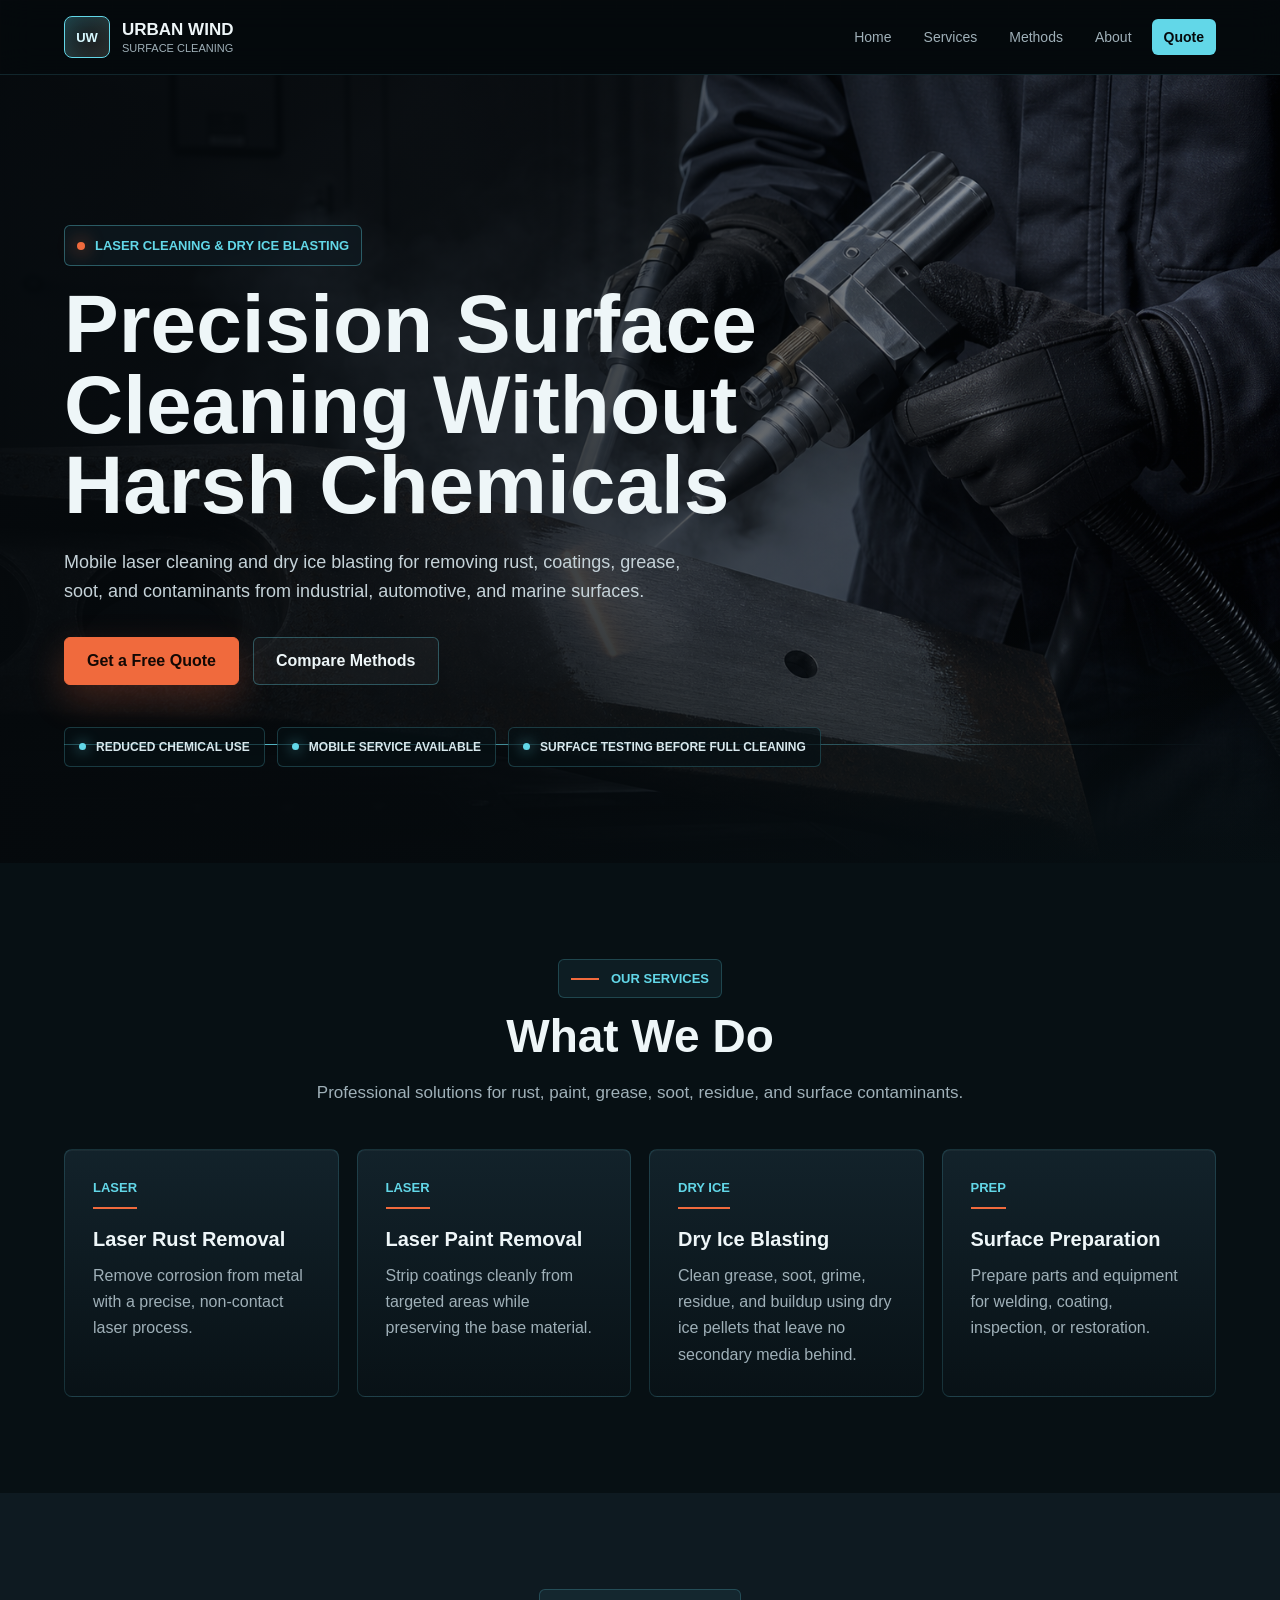
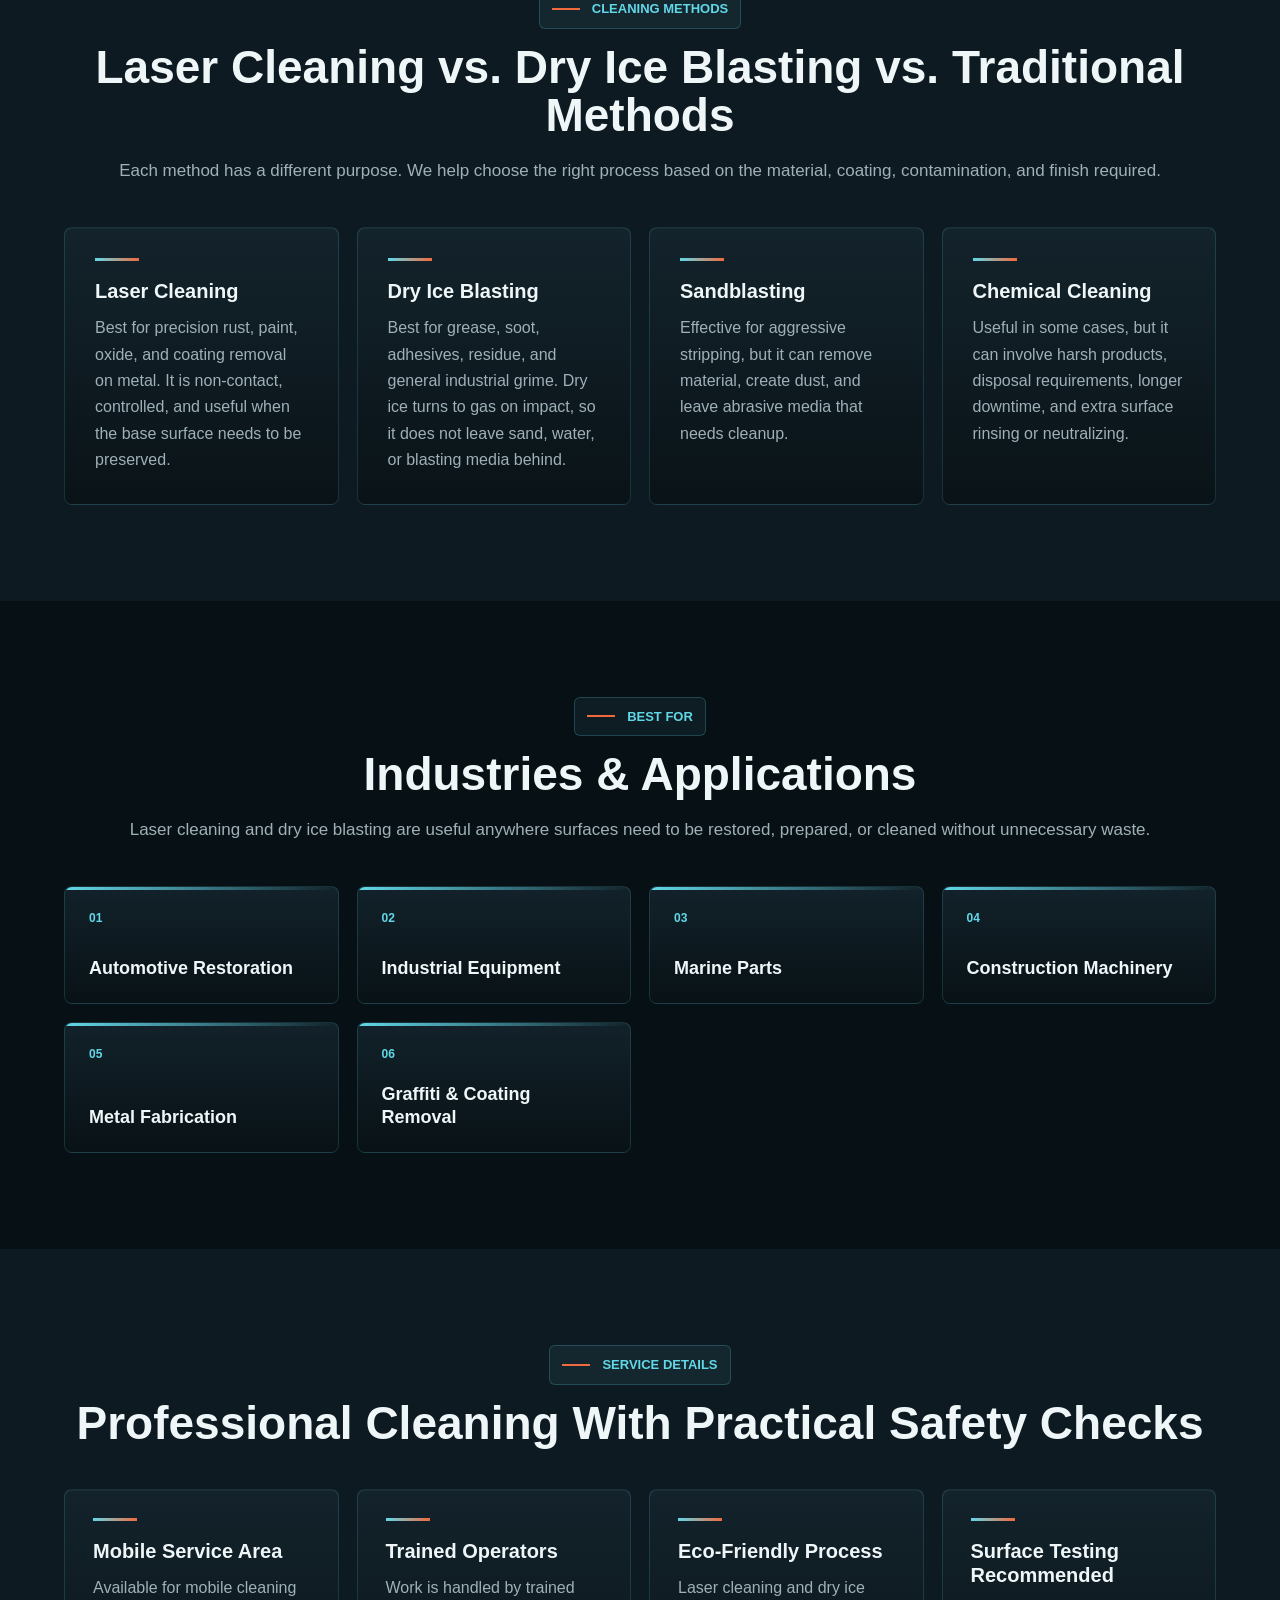
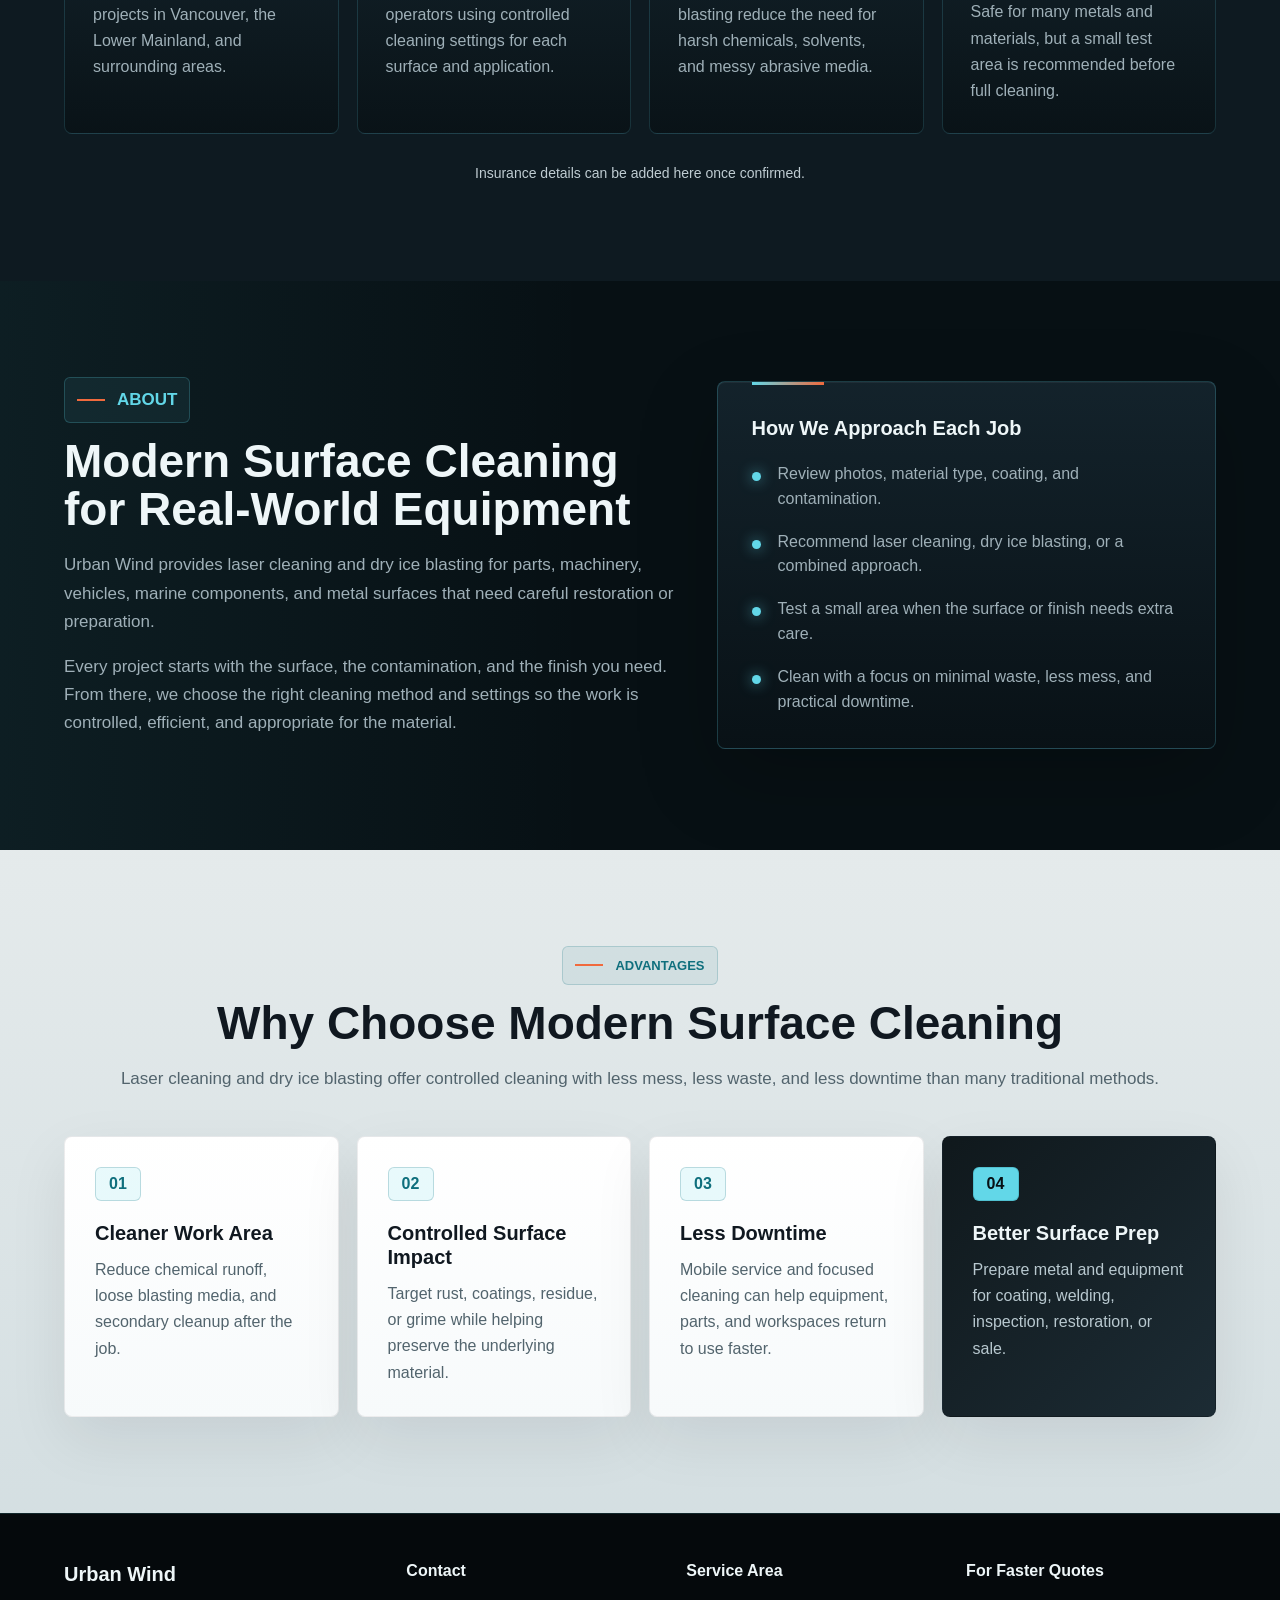
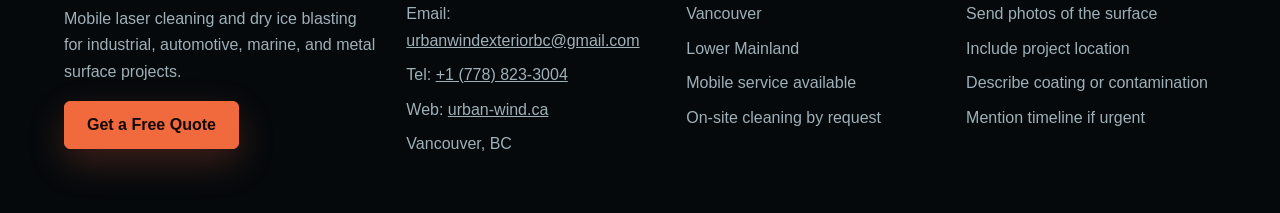
<file: index.html>
<!DOCTYPE html>
<html lang="en">
<head>
    <meta charset="UTF-8">
    <meta name="viewport" content="width=device-width, initial-scale=1.0">
    <meta name="description" content="Mobile laser cleaning and dry ice blasting for rust, coatings, grease, soot, and industrial surface preparation in Vancouver and the Lower Mainland.">
    <link rel="canonical" href="https://urban-wind.ca/">
    <title>Urban Wind Surface Cleaning</title>
    <link rel="stylesheet" href="style.css">
</head>
<body>

<!-- NAVBAR -->
<header class="navbar">
    <a class="logo" href="#">
        <span class="logo-mark">UW</span>
        <span>
            <strong>Urban Wind</strong>
            <small>Surface Cleaning</small>
        </span>
    </a>
    <nav>
        <a href="#">Home</a>
        <a href="#services">Services</a>
        <a href="#methods">Methods</a>
        <a href="#about">About</a>
        <a class="nav-quote" href="mailto:urbanwindexteriorbc@gmail.com">Quote</a>
    </nav>
</header>

<main>

<!-- HERO -->
<section class="hero">
    <div class="hero-content">
        <p class="badge">Laser Cleaning & Dry Ice Blasting</p>
        <h1>Precision Surface Cleaning Without Harsh Chemicals</h1>
        <p class="subtitle">
            Mobile laser cleaning and dry ice blasting for removing rust, coatings, grease, soot, and contaminants from industrial, automotive, and marine surfaces.
        </p>
        <div class="hero-actions">
            <a href="mailto:urbanwindexteriorbc@gmail.com" class="btn">Get a Free Quote</a>
            <a href="#methods" class="btn btn-secondary">Compare Methods</a>
        </div>
    </div>

    <div class="hero-highlights" aria-label="Service highlights">
        <span>Reduced chemical use</span>
        <span>Mobile service available</span>
        <span>Surface testing before full cleaning</span>
    </div>
</section>

<!-- SERVICES -->
<section id="services" class="services">
    <p class="section-label">Our Services</p>
    <h2>What We Do</h2>
    <p class="section-sub">
        Professional solutions for rust, paint, grease, soot, residue, and surface contaminants.
    </p>

    <div class="grid">
        <div class="card">
            <span class="card-kicker">Laser</span>
            <h3>Laser Rust Removal</h3>
            <p>Remove corrosion from metal with a precise, non-contact laser process.</p>
        </div>

        <div class="card">
            <span class="card-kicker">Laser</span>
            <h3>Laser Paint Removal</h3>
            <p>Strip coatings cleanly from targeted areas while preserving the base material.</p>
        </div>

        <div class="card">
            <span class="card-kicker">Dry Ice</span>
            <h3>Dry Ice Blasting</h3>
            <p>Clean grease, soot, grime, residue, and buildup using dry ice pellets that leave no secondary media behind.</p>
        </div>

        <div class="card">
            <span class="card-kicker">Prep</span>
            <h3>Surface Preparation</h3>
            <p>Prepare parts and equipment for welding, coating, inspection, or restoration.</p>
        </div>
    </div>
</section>

<!-- METHODS -->
<section id="methods" class="methods">
    <p class="section-label">Cleaning Methods</p>
    <h2>Laser Cleaning vs. Dry Ice Blasting vs. Traditional Methods</h2>
    <p class="section-sub">
        Each method has a different purpose. We help choose the right process based on the material, coating, contamination, and finish required.
    </p>

    <div class="comparison-grid">
        <div class="method-card">
            <h3>Laser Cleaning</h3>
            <p>
                Best for precision rust, paint, oxide, and coating removal on metal. It is non-contact, controlled, and useful when the base surface needs to be preserved.
            </p>
        </div>

        <div class="method-card">
            <h3>Dry Ice Blasting</h3>
            <p>
                Best for grease, soot, adhesives, residue, and general industrial grime. Dry ice turns to gas on impact, so it does not leave sand, water, or blasting media behind.
            </p>
        </div>

        <div class="method-card">
            <h3>Sandblasting</h3>
            <p>
                Effective for aggressive stripping, but it can remove material, create dust, and leave abrasive media that needs cleanup.
            </p>
        </div>

        <div class="method-card">
            <h3>Chemical Cleaning</h3>
            <p>
                Useful in some cases, but it can involve harsh products, disposal requirements, longer downtime, and extra surface rinsing or neutralizing.
            </p>
        </div>
    </div>
</section>

<!-- BEST FOR -->
<section class="best-for">
    <p class="section-label">Best For</p>
    <h2>Industries & Applications</h2>
    <p class="section-sub">
        Laser cleaning and dry ice blasting are useful anywhere surfaces need to be restored, prepared, or cleaned without unnecessary waste.
    </p>

    <div class="industry-grid">
        <div class="industry-item">
            <span>01</span>
            <strong>Automotive Restoration</strong>
        </div>
        <div class="industry-item">
            <span>02</span>
            <strong>Industrial Equipment</strong>
        </div>
        <div class="industry-item">
            <span>03</span>
            <strong>Marine Parts</strong>
        </div>
        <div class="industry-item">
            <span>04</span>
            <strong>Construction Machinery</strong>
        </div>
        <div class="industry-item">
            <span>05</span>
            <strong>Metal Fabrication</strong>
        </div>
        <div class="industry-item">
            <span>06</span>
            <strong>Graffiti & Coating Removal</strong>
        </div>
    </div>
</section>

<!-- TRUST -->
<section class="trust">
    <p class="section-label">Service Details</p>
    <h2>Professional Cleaning With Practical Safety Checks</h2>

    <div class="trust-grid">
        <div class="trust-item">
            <h3>Mobile Service Area</h3>
            <p>Available for mobile cleaning projects in Vancouver, the Lower Mainland, and surrounding areas.</p>
        </div>

        <div class="trust-item">
            <h3>Trained Operators</h3>
            <p>Work is handled by trained operators using controlled cleaning settings for each surface and application.</p>
        </div>

        <div class="trust-item">
            <h3>Eco-Friendly Process</h3>
            <p>Laser cleaning and dry ice blasting reduce the need for harsh chemicals, solvents, and messy abrasive media.</p>
        </div>

        <div class="trust-item">
            <h3>Surface Testing Recommended</h3>
            <p>Safe for many metals and materials, but a small test area is recommended before full cleaning.</p>
        </div>
    </div>

    <p class="trust-note">
        Insurance details can be added here once confirmed.
    </p>
</section>

<!-- ABOUT -->
<section id="about" class="about">
    <div class="about-content">
        <div>
            <p class="section-label">About</p>
            <h2>Modern Surface Cleaning for Real-World Equipment</h2>
            <p>
                Urban Wind provides laser cleaning and dry ice blasting for parts, machinery, vehicles, marine components, and metal surfaces that need careful restoration or preparation.
            </p>
            <p>
                Every project starts with the surface, the contamination, and the finish you need. From there, we choose the right cleaning method and settings so the work is controlled, efficient, and appropriate for the material.
            </p>
        </div>

        <div class="about-panel">
            <h3>How We Approach Each Job</h3>
            <ul>
                <li>Review photos, material type, coating, and contamination.</li>
                <li>Recommend laser cleaning, dry ice blasting, or a combined approach.</li>
                <li>Test a small area when the surface or finish needs extra care.</li>
                <li>Clean with a focus on minimal waste, less mess, and practical downtime.</li>
            </ul>
        </div>
    </div>
</section>

<!-- WHY -->
<section class="why">
    <p class="section-label">Advantages</p>
    <h2>Why Choose Modern Surface Cleaning</h2>
    <p class="section-sub">
        Laser cleaning and dry ice blasting offer controlled cleaning with less mess, less waste, and less downtime than many traditional methods.
    </p>

    <div class="why-grid">
        <div class="why-card">
            <span>01</span>
            <h3>Cleaner Work Area</h3>
            <p>Reduce chemical runoff, loose blasting media, and secondary cleanup after the job.</p>
        </div>

        <div class="why-card">
            <span>02</span>
            <h3>Controlled Surface Impact</h3>
            <p>Target rust, coatings, residue, or grime while helping preserve the underlying material.</p>
        </div>

        <div class="why-card">
            <span>03</span>
            <h3>Less Downtime</h3>
            <p>Mobile service and focused cleaning can help equipment, parts, and workspaces return to use faster.</p>
        </div>

        <div class="why-card why-card-featured">
            <span>04</span>
            <h3>Better Surface Prep</h3>
            <p>Prepare metal and equipment for coating, welding, inspection, restoration, or sale.</p>
        </div>
    </div>
</section>

</main>

<!-- FOOTER -->
<footer id="contact" class="footer">
    <div>
        <h3>Urban Wind</h3>
        <p>Mobile laser cleaning and dry ice blasting for industrial, automotive, marine, and metal surface projects.</p>
        <a href="mailto:urbanwindexteriorbc@gmail.com" class="btn">Get a Free Quote</a>
    </div>

    <div>
        <h4>Contact</h4>
        <p>Email: <a href="mailto:urbanwindexteriorbc@gmail.com">urbanwindexteriorbc@gmail.com</a></p>
        <p>Tel: <a href="tel:+17788233004">+1 (778) 823-3004</a></p>
        <p>Web: <a href="https://urban-wind.ca">urban-wind.ca</a></p>
        <p>Vancouver, BC</p>
    </div>

    <div>
        <h4>Service Area</h4>
        <p>Vancouver</p>
        <p>Lower Mainland</p>
        <p>Mobile service available</p>
        <p>On-site cleaning by request</p>
    </div>

    <div>
        <h4>For Faster Quotes</h4>
        <p>Send photos of the surface</p>
        <p>Include project location</p>
        <p>Describe coating or contamination</p>
        <p>Mention timeline if urgent</p>
    </div>
</footer>

</body>
</html>
</file>
<file: style.css>
:root {
    --ink: #071014;
    --panel: #0e1a21;
    --panel-soft: #14242d;
    --steel: #9fb3bf;
    --text: #eef6f8;
    --muted: #9fb0b8;
    --line: #27404c;
    --ice: #62d7e8;
    --signal: #f06a3d;
    --clean: #d7f8ff;
    --light: #eef4f5;
    --dark: #05090c;
}

* {
    box-sizing: border-box;
}

html {
    scroll-behavior: smooth;
}

body {
    margin: 0;
    font-family: Arial, Helvetica, sans-serif;
    background: var(--ink);
    color: var(--text);
}

body::before {
    content: "";
    position: fixed;
    inset: 0;
    pointer-events: none;
    background-image:
        linear-gradient(rgba(98, 215, 232, 0.035) 1px, transparent 1px),
        linear-gradient(90deg, rgba(98, 215, 232, 0.035) 1px, transparent 1px);
    background-size: 56px 56px;
    -webkit-mask-image: linear-gradient(to bottom, black, transparent 72%);
    mask-image: linear-gradient(to bottom, black, transparent 72%);
}

a {
    color: inherit;
}

/* NAV */
.navbar {
    position: sticky;
    top: 0;
    z-index: 10;
    display: flex;
    align-items: center;
    justify-content: space-between;
    gap: 24px;
    padding: 16px clamp(20px, 5vw, 64px);
    background: rgba(5, 9, 12, 0.88);
    border-bottom: 1px solid rgba(98, 215, 232, 0.14);
    backdrop-filter: blur(16px);
}

.logo {
    display: inline-flex;
    align-items: center;
    gap: 12px;
    text-decoration: none;
    text-transform: uppercase;
    letter-spacing: 0;
}

.logo-mark {
    display: grid;
    place-items: center;
    width: 46px;
    height: 42px;
    border: 1px solid var(--ice);
    border-radius: 8px;
    color: var(--clean);
    font-size: 13px;
    font-weight: 800;
    background: linear-gradient(135deg, rgba(98, 215, 232, 0.18), rgba(240, 106, 61, 0.12));
    box-shadow: inset 0 0 24px rgba(98, 215, 232, 0.18);
}

.logo strong,
.logo small {
    display: block;
}

.logo strong {
    font-size: 17px;
}

.logo small {
    margin-top: 2px;
    color: var(--muted);
    font-size: 11px;
}

.navbar nav {
    display: flex;
    align-items: center;
    gap: 8px;
    flex-wrap: wrap;
    justify-content: flex-end;
}

.navbar a {
    text-decoration: none;
}

.navbar nav a {
    padding: 10px 12px;
    border-radius: 6px;
    color: var(--muted);
    font-size: 14px;
}

.navbar nav a:hover {
    color: var(--text);
    background: rgba(98, 215, 232, 0.08);
}

.navbar .nav-quote {
    color: var(--dark);
    background: var(--ice);
    font-weight: 700;
}

.navbar .nav-quote:hover {
    color: var(--dark);
    background: var(--clean);
}

/* SHARED */
section {
    position: relative;
    padding: 96px clamp(20px, 5vw, 64px);
}

section > h2,
section > .section-label,
section > .section-sub,
.services > .grid,
.comparison-grid,
.industry-grid,
.trust-grid,
.about > p,
.why-grid {
    max-width: 1180px;
    margin-left: auto;
    margin-right: auto;
}

h1,
h2,
h3,
p {
    margin-top: 0;
}

h1 {
    max-width: 780px;
    margin-bottom: 22px;
    font-size: clamp(42px, 7vw, 82px);
    line-height: 0.98;
    letter-spacing: 0;
}

h2 {
    margin-bottom: 18px;
    font-size: clamp(30px, 4vw, 46px);
    line-height: 1.05;
    letter-spacing: 0;
}

h3 {
    font-size: 20px;
    line-height: 1.2;
}

p {
    color: var(--muted);
    line-height: 1.65;
}

.section-label,
.badge,
.card-kicker {
    color: var(--ice);
    font-size: 13px;
    font-weight: 800;
    letter-spacing: 0;
    text-transform: uppercase;
}

.section-label {
    display: inline-flex;
    align-items: center;
    gap: 12px;
    margin-bottom: 14px;
    padding: 8px 12px;
    border: 1px solid rgba(98, 215, 232, 0.22);
    border-radius: 6px;
    background: rgba(98, 215, 232, 0.07);
}

.section-label::before {
    content: "";
    width: 28px;
    height: 2px;
    background: var(--signal);
}

.section-sub {
    max-width: 760px;
    margin-bottom: 0;
    font-size: 17px;
}

.btn {
    display: inline-flex;
    align-items: center;
    justify-content: center;
    min-height: 48px;
    padding: 14px 22px;
    border: 1px solid var(--signal);
    border-radius: 6px;
    color: #130804;
    background: var(--signal);
    font-weight: 800;
    text-decoration: none;
    box-shadow: 0 14px 36px rgba(240, 106, 61, 0.24);
    transition: transform 160ms ease, background 160ms ease, border-color 160ms ease;
}

.btn:hover {
    transform: translateY(-2px);
    background: #ff7f54;
    border-color: #ff7f54;
}

.btn-secondary {
    color: var(--text);
    background: rgba(255, 255, 255, 0.04);
    border-color: rgba(98, 215, 232, 0.32);
    box-shadow: none;
}

.btn-secondary:hover {
    color: var(--dark);
    background: var(--ice);
    border-color: var(--ice);
}

/* HERO */
.hero {
    min-height: 780px;
    display: grid;
    align-items: end;
    padding-top: 150px;
    overflow: hidden;
    background:
        linear-gradient(90deg, rgba(5, 9, 12, 0.96) 0%, rgba(5, 9, 12, 0.8) 42%, rgba(5, 9, 12, 0.16) 100%),
        linear-gradient(0deg, var(--ink) 0%, transparent 34%),
        url("assets/hero-surface-cleaning.png") center right / cover no-repeat;
}

.hero::after {
    content: "";
    position: absolute;
    left: clamp(20px, 5vw, 64px);
    right: clamp(20px, 5vw, 64px);
    bottom: 118px;
    height: 1px;
    background: linear-gradient(90deg, var(--ice), rgba(98, 215, 232, 0));
}

.hero-content {
    position: relative;
    z-index: 1;
    max-width: 900px;
}

.badge {
    display: inline-flex;
    align-items: center;
    gap: 10px;
    margin-bottom: 18px;
    padding: 9px 12px;
    border: 1px solid rgba(98, 215, 232, 0.36);
    border-radius: 6px;
    background: rgba(14, 26, 33, 0.72);
}

.badge::before {
    content: "";
    width: 8px;
    height: 8px;
    border-radius: 50%;
    background: var(--signal);
    box-shadow: 0 0 18px var(--signal);
}

.subtitle {
    max-width: 650px;
    margin-bottom: 30px;
    color: #c5d2d8;
    font-size: 18px;
}

.hero-actions {
    display: flex;
    gap: 14px;
    flex-wrap: wrap;
}

.hero-highlights {
    position: relative;
    z-index: 1;
    display: flex;
    align-items: center;
    flex-wrap: wrap;
    gap: 12px;
    max-width: 900px;
    margin-top: 42px;
}

.hero-highlights span {
    display: inline-flex;
    align-items: center;
    gap: 10px;
    min-height: 40px;
    padding: 9px 14px;
    border: 1px solid rgba(98, 215, 232, 0.22);
    border-radius: 6px;
    color: #d8e8ed;
    background: rgba(7, 16, 20, 0.7);
    font-size: 12px;
    font-weight: 800;
    text-transform: uppercase;
}

.hero-highlights span::before {
    content: "";
    width: 7px;
    height: 7px;
    border-radius: 50%;
    background: var(--ice);
    box-shadow: 0 0 14px rgba(98, 215, 232, 0.8);
}

/* SERVICES */
.services {
    text-align: center;
}

.grid,
.comparison-grid,
.industry-grid,
.trust-grid {
    display: grid;
    gap: 18px;
    margin-top: 42px;
}

.grid {
    grid-template-columns: repeat(auto-fit, minmax(250px, 1fr));
}

.card,
.method-card,
.trust-item,
.why-card {
    border: 1px solid rgba(98, 215, 232, 0.16);
    border-radius: 8px;
    background: linear-gradient(180deg, rgba(20, 36, 45, 0.92), rgba(9, 18, 23, 0.92));
    box-shadow: inset 0 1px 0 rgba(255, 255, 255, 0.04);
}

.card {
    min-height: 230px;
    padding: 28px;
    text-align: left;
    transition: transform 180ms ease, border-color 180ms ease, background 180ms ease, box-shadow 180ms ease;
}

.card:hover {
    transform: translateY(-6px);
    border-color: rgba(98, 215, 232, 0.34);
    background: linear-gradient(180deg, rgba(26, 47, 58, 0.96), rgba(11, 23, 29, 0.96));
    box-shadow: 0 28px 70px rgba(0, 0, 0, 0.22);
}

.card h3,
.method-card h3,
.trust-item h3 {
    margin-top: 18px;
    margin-bottom: 12px;
}

.card p,
.method-card p,
.trust-item p,
.why-card p {
    margin-bottom: 0;
}

.card-kicker {
    display: inline-block;
    padding-bottom: 12px;
    border-bottom: 2px solid var(--signal);
    transition: border-color 180ms ease, padding-right 180ms ease;
}

.card:hover .card-kicker {
    padding-right: 24px;
    border-color: var(--ice);
}

/* METHODS */
.methods,
.trust {
    background: var(--panel);
    text-align: center;
}

.comparison-grid {
    grid-template-columns: repeat(auto-fit, minmax(240px, 1fr));
}

.method-card {
    min-height: 270px;
    padding: 30px;
    text-align: left;
    transition: transform 180ms ease, border-color 180ms ease, box-shadow 180ms ease;
}

.method-card:hover {
    transform: translateY(-4px);
    border-color: rgba(98, 215, 232, 0.3);
    box-shadow: 0 22px 58px rgba(0, 0, 0, 0.16);
}

.method-card::before,
.trust-item::before {
    content: "";
    display: block;
    width: 44px;
    height: 3px;
    background: linear-gradient(90deg, var(--ice), var(--signal));
    transition: width 180ms ease;
}

.method-card:hover::before {
    width: 64px;
}

/* BEST FOR */
.best-for {
    text-align: center;
}

.industry-grid {
    grid-template-columns: repeat(auto-fit, minmax(220px, 1fr));
}

.industry-item {
    position: relative;
    min-height: 118px;
    display: flex;
    flex-direction: column;
    justify-content: space-between;
    align-items: center;
    gap: 22px;
    padding: 24px;
    border: 1px solid rgba(98, 215, 232, 0.16);
    border-radius: 8px;
    background:
        linear-gradient(180deg, rgba(20, 36, 45, 0.9), rgba(9, 18, 23, 0.92));
    color: var(--text);
    text-align: left;
    overflow: hidden;
    transition: transform 180ms ease, border-color 180ms ease, box-shadow 180ms ease;
}

.industry-item::before {
    content: "";
    position: absolute;
    top: 0;
    left: 0;
    right: 0;
    height: 3px;
    background: linear-gradient(90deg, var(--ice), transparent);
}

.industry-item span {
    align-self: flex-start;
    color: var(--ice);
    font-size: 12px;
    font-weight: 900;
}

.industry-item strong {
    align-self: stretch;
    font-size: 18px;
    line-height: 1.25;
}

.industry-item:hover {
    transform: translateY(-5px);
    border-color: rgba(98, 215, 232, 0.34);
    box-shadow: 0 26px 68px rgba(0, 0, 0, 0.2);
}

.industry-item:hover::before {
    background: linear-gradient(90deg, var(--ice), var(--signal));
}

/* TRUST */
.trust-grid {
    grid-template-columns: repeat(auto-fit, minmax(230px, 1fr));
}

.trust-item {
    padding: 28px;
    text-align: left;
    transition: transform 180ms ease, border-color 180ms ease, box-shadow 180ms ease;
}

.trust-item:hover {
    transform: translateY(-4px);
    border-color: rgba(98, 215, 232, 0.34);
    box-shadow: 0 22px 58px rgba(0, 0, 0, 0.18);
}

.trust-item::before {
    transition: width 180ms ease;
}

.trust-item:hover::before {
    width: 64px;
}

.trust-note {
    max-width: 720px;
    margin: 28px auto 0;
    color: #bfccd2;
    font-size: 14px;
}

/* ABOUT */
.about {
    background:
        linear-gradient(90deg, rgba(98, 215, 232, 0.07), transparent 46%),
        var(--ink);
}

.about-content {
    display: grid;
    grid-template-columns: minmax(0, 1.1fr) minmax(300px, 0.9fr);
    gap: 42px;
    align-items: center;
    max-width: 1180px;
    margin: 0 auto;
}

.about-content > div:first-child {
    max-width: 720px;
}

.about-content p {
    font-size: 17px;
}

.about-panel {
    position: relative;
    padding: 34px;
    border: 1px solid rgba(98, 215, 232, 0.22);
    border-radius: 8px;
    background:
        linear-gradient(180deg, rgba(20, 36, 45, 0.96), rgba(9, 18, 23, 0.96));
    box-shadow: inset 0 1px 0 rgba(255, 255, 255, 0.05), 0 28px 80px rgba(0, 0, 0, 0.22);
}

.about-panel::before {
    content: "";
    position: absolute;
    top: 0;
    left: 34px;
    width: 72px;
    height: 3px;
    background: linear-gradient(90deg, var(--ice), var(--signal));
}

.about-panel h3 {
    margin-bottom: 22px;
}

.about-panel ul {
    margin: 0;
    padding: 0;
    list-style: none;
}

.about-panel li {
    position: relative;
    margin-bottom: 18px;
    padding-left: 26px;
    color: var(--muted);
    line-height: 1.55;
}

.about-panel li:last-child {
    margin-bottom: 0;
}

.about-panel li::before {
    content: "";
    position: absolute;
    top: 10px;
    left: 0;
    width: 9px;
    height: 9px;
    border-radius: 50%;
    background: var(--ice);
    box-shadow: 0 0 14px rgba(98, 215, 232, 0.7);
}

/* WHY */
.why {
    background:
        linear-gradient(180deg, rgba(238, 244, 245, 0.96), rgba(221, 232, 235, 0.96));
    color: #101820;
    text-align: center;
}

.why .section-label {
    color: #0f6f7d;
    border-color: rgba(15, 111, 125, 0.2);
    background: rgba(15, 111, 125, 0.08);
}

.why .section-label::before {
    background: var(--signal);
}

.why .section-sub {
    color: #52646d;
}

.why p {
    color: #52646d;
}

.why-grid {
    display: grid;
    grid-template-columns: repeat(4, minmax(0, 1fr));
    gap: 18px;
    margin-top: 42px;
}

.why-card {
    min-height: 260px;
    padding: 30px;
    border: 1px solid rgba(16, 24, 32, 0.08);
    border-radius: 8px;
    background:
        linear-gradient(180deg, #ffffff, #f7fafb);
    color: #101820;
    text-align: left;
    box-shadow: 0 22px 60px rgba(7, 16, 20, 0.08);
    transition: transform 180ms ease, border-color 180ms ease, box-shadow 180ms ease;
}

.why-card span {
    display: grid;
    place-items: center;
    width: 46px;
    height: 34px;
    margin-bottom: 20px;
    border: 1px solid rgba(15, 111, 125, 0.22);
    border-radius: 6px;
    color: #0f6f7d;
    background: rgba(98, 215, 232, 0.14);
    font-weight: 900;
    transition: transform 180ms ease, background 180ms ease;
}

.why-card:hover {
    transform: translateY(-6px);
    border-color: rgba(15, 111, 125, 0.28);
    box-shadow: 0 30px 70px rgba(7, 16, 20, 0.14);
}

.why-card:hover span {
    transform: translateX(4px);
    background: rgba(98, 215, 232, 0.24);
}

.why-card h3 {
    margin-bottom: 12px;
}

.why-card-featured {
    background:
        linear-gradient(135deg, rgba(7, 16, 20, 0.96), rgba(20, 36, 45, 0.96));
    color: var(--text);
}

.why-card-featured p {
    color: #b8c8cf;
}

.why-card-featured span {
    color: #071014;
    background: var(--ice);
}

.why-card-featured:hover {
    border-color: rgba(98, 215, 232, 0.42);
    box-shadow: 0 34px 80px rgba(7, 16, 20, 0.24);
}

/* FOOTER */
.footer {
    display: grid;
    grid-template-columns: 1.25fr repeat(3, minmax(180px, 1fr));
    gap: 30px;
    padding: 48px clamp(20px, 5vw, 64px);
    border-top: 1px solid rgba(98, 215, 232, 0.14);
    background: var(--dark);
}

.footer h3,
.footer h4 {
    margin-top: 0;
}

.footer p {
    margin: 8px 0;
}

.footer > div:first-child p {
    max-width: 360px;
}

.footer .btn {
    margin-top: 8px;
}

.footer a:hover {
    color: var(--ice);
}

@media (max-width: 760px) {
    .navbar {
        align-items: flex-start;
        flex-direction: column;
    }

    .navbar nav {
        justify-content: flex-start;
    }

    section {
        padding: 72px 20px;
    }

    .hero {
        min-height: auto;
        padding-top: 110px;
        background:
            linear-gradient(180deg, rgba(5, 9, 12, 0.74) 0%, rgba(5, 9, 12, 0.95) 55%, var(--ink) 100%),
            url("assets/hero-surface-cleaning.png") center top / cover no-repeat;
    }

    .hero-highlights {
        align-items: flex-start;
        flex-direction: column;
        margin-top: 38px;
    }

    .about-content {
        grid-template-columns: 1fr;
    }

    .why-grid {
        grid-template-columns: 1fr;
    }

    .footer {
        grid-template-columns: 1fr;
    }
}
</file>
